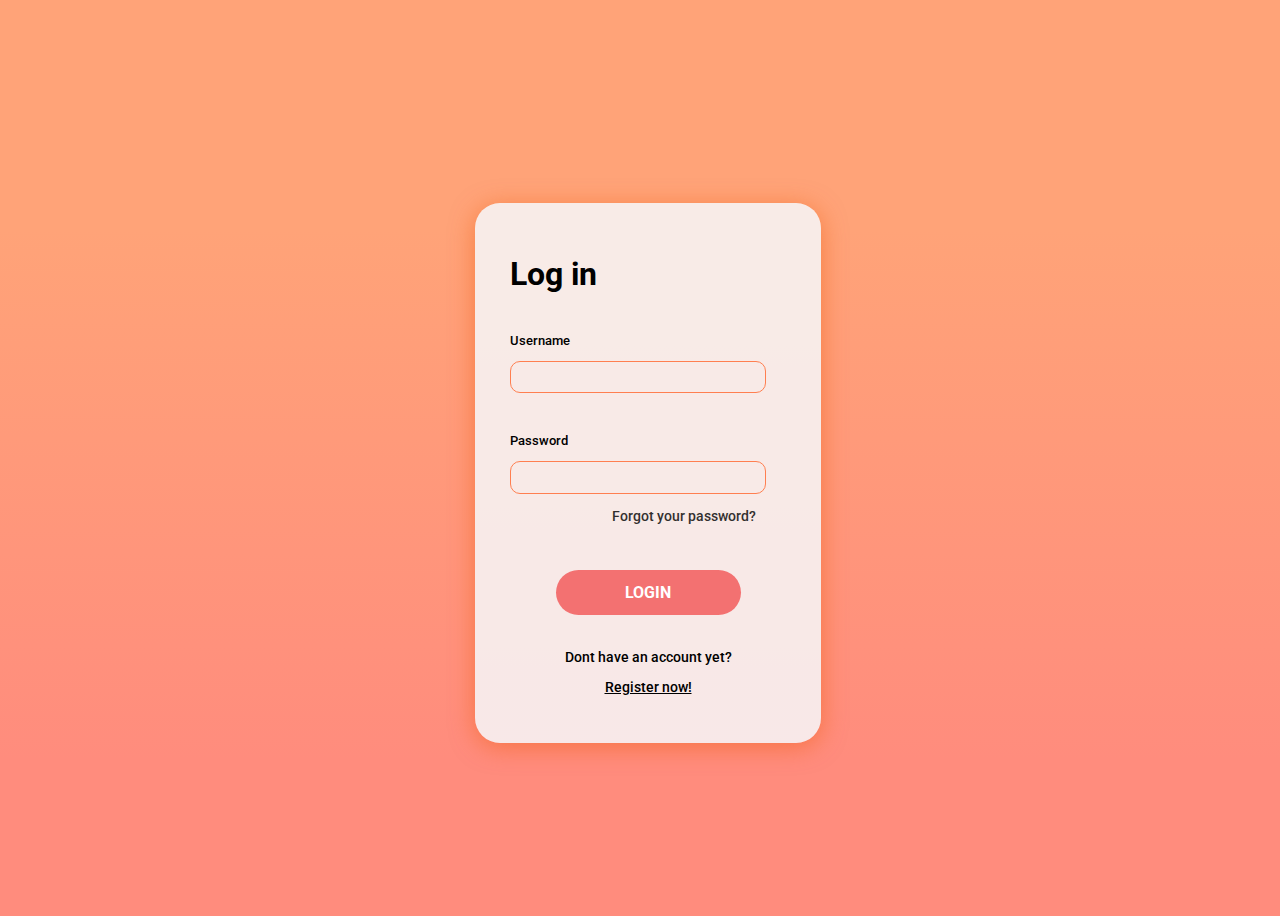
<file: crochetmarket-main/html/login.html>
<!DOCTYPE html>
<html lang="en">
<head>
    <meta charset="UTF-8">
    <meta name="viewport" content="width=device-width, initial-scale=1.0">
    <title>The crochet market</title>
    <link rel="stylesheet" href="./css/log.css" type="text/css">
    <link rel="preconnect" href="https://fonts.googleapis.com">
    <link rel="preconnect" href="https://fonts.gstatic.com" crossorigin>
    <link href="https://fonts.googleapis.com/css2?family=Roboto:ital,wght@0,100;0,300;0,400;0,500;0,700;0,900;1,100;1,300;1,400;1,500;1,700;1,900&display=swap" rel="stylesheet">
</head>
<body>
    <div class="space">
    <div class="square">
        <div class="login-info">
            <h1>Log in</h1>
            <p id="input-text">Username</p>
            <input type="text" class="input-area" id="user">
            <p id="input-text">Password</p>
            <input type="text" class="input-area" id="password">
            <p id="pass-f">Forgot your password?</p>
            <div class="id-bot">
            <button id="btn-login" onclick="login()">LOGIN</button>
            <p id="dont-h">Dont have an account yet?</p><a id="dont-h" href="register.html">Register now!</a>
            </div>
        </div>
    </div>
    </div>
    <script src="./js/login.js"> </script>
</body>
</file>
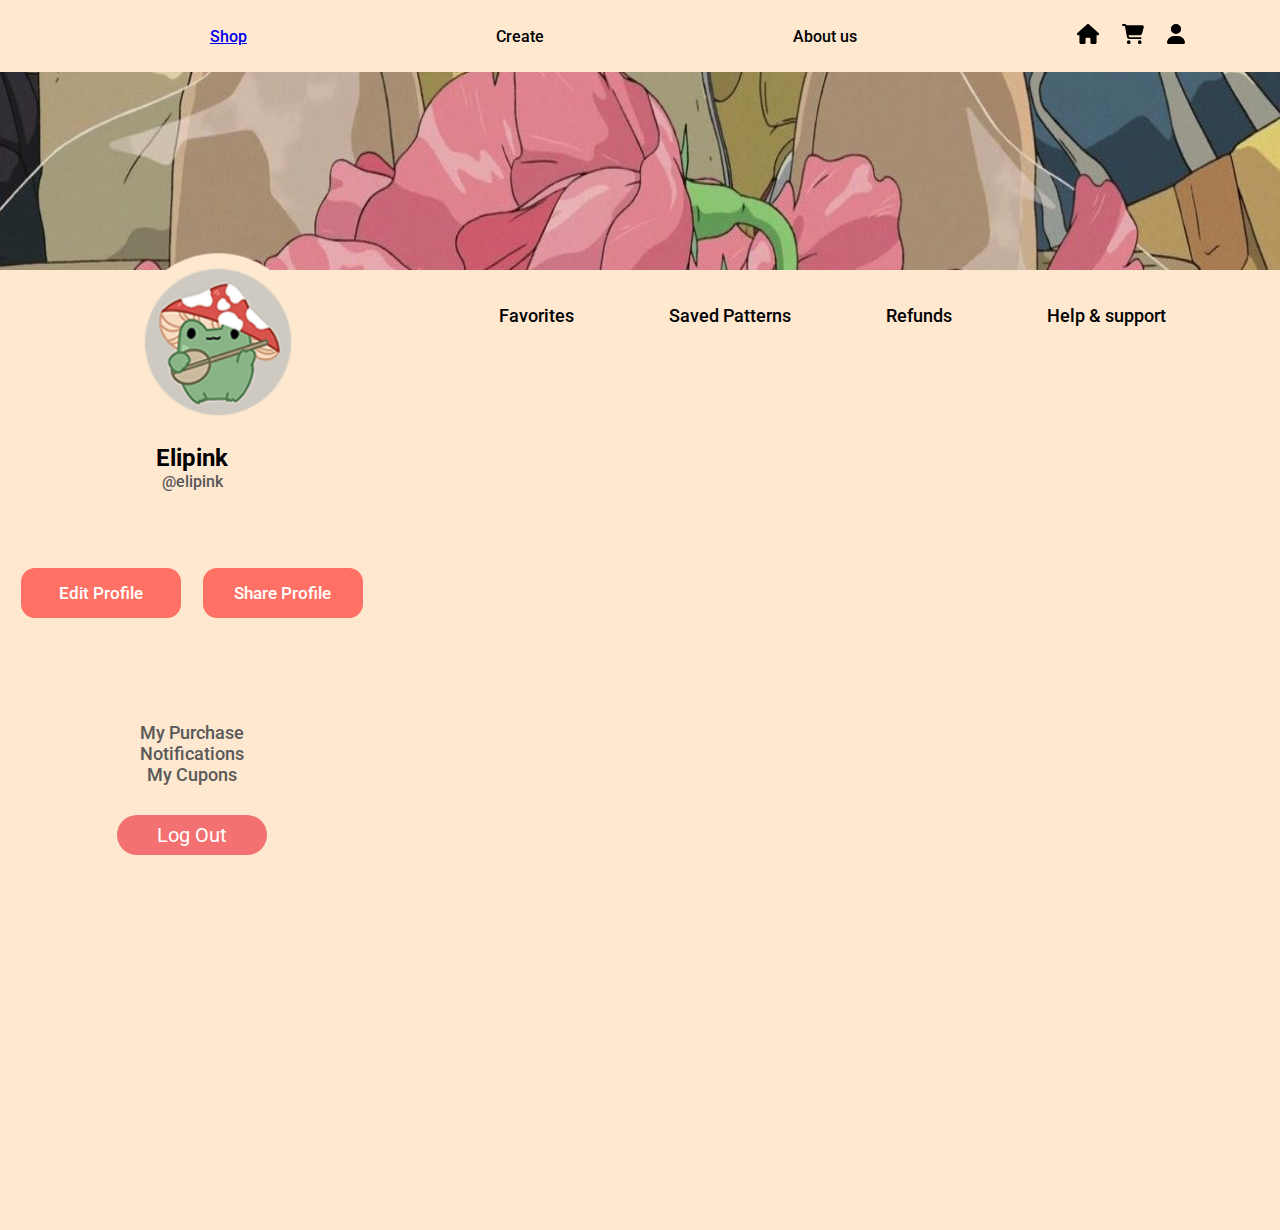
<file: crochetmarket-main/html/Profilepage.html>
<!DOCTYPE html>
<html lang="en">

<head>
    <meta charset="UTF-8">
    <meta name="viewport" content="width=device-width, initial-scale=1.0">
    <title>Document</title>
    <meta charset="UTF-8">
    <meta name="viewport" content="width=device-width, initial-scale=1.0">
    <title>Crochet market</title>
    <link rel="stylesheet" href="./css/styleprofile.css" type="text/css">
    <link rel="preconnect" href="https://fonts.googleapis.com">
    <link rel="preconnect" href="https://fonts.gstatic.com" crossorigin>
    <link
        href="https://fonts.googleapis.com/css2?family=Roboto:ital,wght@0,100;0,300;0,400;0,500;0,700;0,900;1,100;1,300;1,400;1,500;1,700;1,900&display=swap"
        rel="stylesheet">
</head>

<body>
    <nav> 
        <div id="nav1">
        <a href="./products.html">Shop</a>
        <a>Create</a>
        <a>About us</a>
        </div>
        <div class="icons">
        <a href="./index2.html"><img src="./pics/house-solid.svg" id="icon"></a>
        <a href="./cart.html"><img src="./pics/cart-shopping-solid.svg" id="icon"></a>
        <a href="./Profilepage.html"><img src="./pics/user-solid.svg" id="icon"></a>
        </div>
    </nav>

    <div id="bannerperfil">
        <img src="pics/profile banner.jpg" alt="profilebanner" height="100%" width="100%">
    </div>


 <div id="cajagrande">
    <div id="infoperfil">
        <div id="pedidos">
            <div id="contornopfp">
                <img id="pfp" src="pics/Profilepic.jpg.png" alt="Profilepic" height="160px" width="160px">
            </div>

            <div id="user">
                <h2 id="userNick">Elipink</h2>
                <p id="userName">@elipink</p>
            </div>

            <div id="botonesu">
                <div id="buttons">
                    <a href="editprofile.html">
                        <button class="up">Edit Profile</button>
                    </a>
                    <button class="up">Share Profile</button>
                </div>
            </div>
            
            <div id="userinfo">
                
                <p class="cupon">My Purchase</p>
                <p class="cupon">Notifications</p>
                <p class="cupon">My Cupons</p>
                <button id="down">Log Out</button>
                
            </div>
        </div>
    </div>

    <div id="derecha">
        <div id="barraperfil">
            <div>
                <a id="perfil-item">Favorites</a>
                <a id="perfil-item">Saved Patterns</a>
                <a id="perfil-item">Refunds</a>
                <a id="perfil-item">Help & support</a>
            </div>
        </div>
        <div id="favoritos">
            <button id="favbutt">No favorites yet</button>
        
        </div>
    </div>
 </div>
</div>
            
            
                
            
  


<script src="./js/data.js"> </script>
<script src="./js/allproducts.js"></script>
<script src="./js/favorites.js"></script>
<script src="./js/profile.js"></script>
<script src="./js/detail.js"></script>

</body>
</html>
</file>
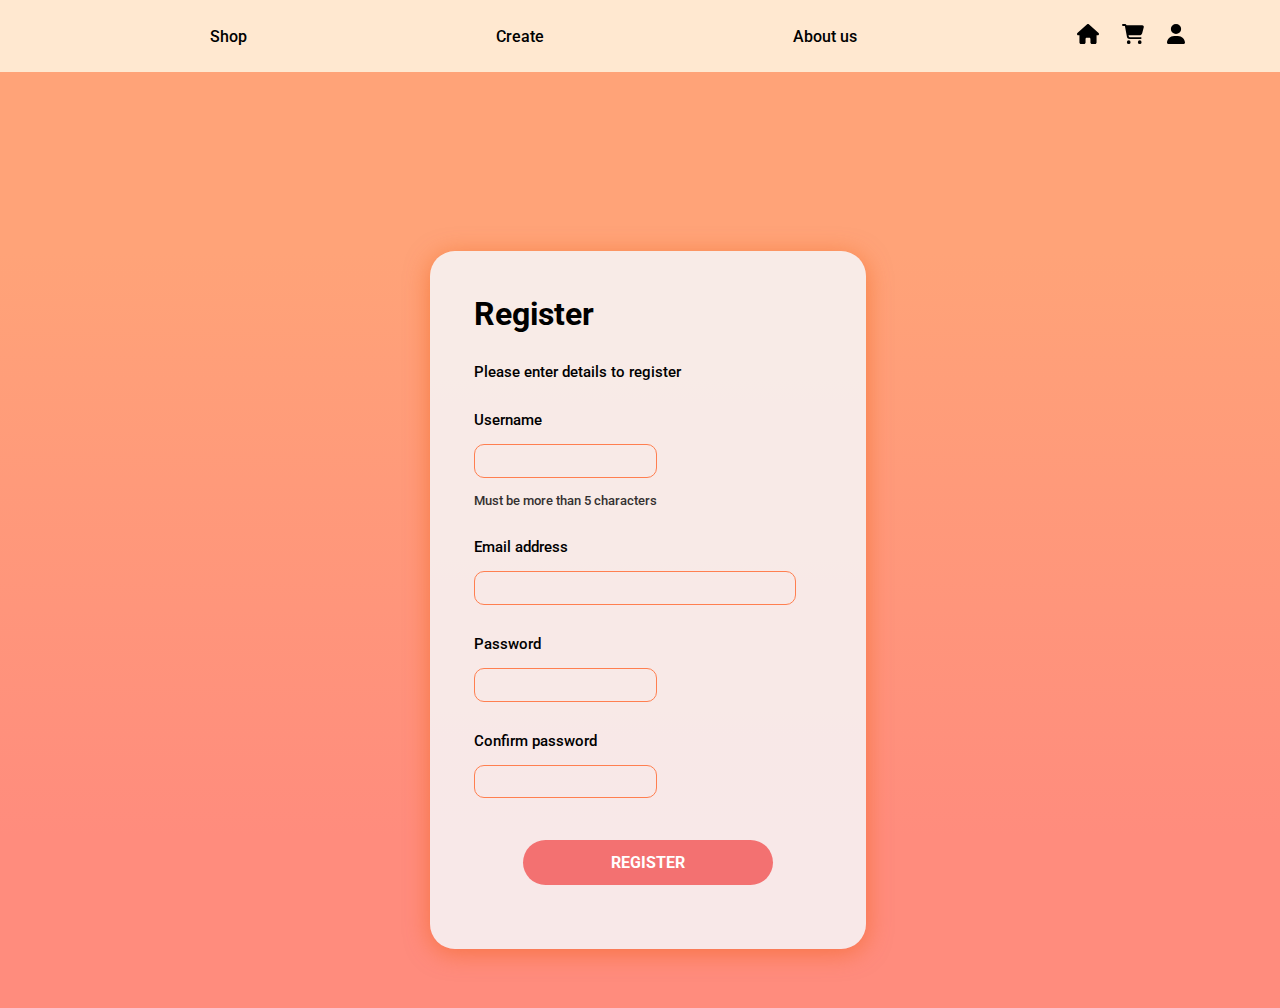
<file: crochetmarket-main/html/register.html>
<!DOCTYPE html>
<html lang="en">
<head>
    <meta charset="UTF-8">
    <meta name="viewport" content="width=device-width, initial-scale=1.0">
    <title>The crochet market</title>
    <link rel="stylesheet" href="./css/reg.css" type="text/css">
    <link rel="preconnect" href="https://fonts.googleapis.com">
    <link rel="preconnect" href="https://fonts.gstatic.com" crossorigin>
    <link href="https://fonts.googleapis.com/css2?family=Roboto:ital,wght@0,100;0,300;0,400;0,500;0,700;0,900;1,100;1,300;1,400;1,500;1,700;1,900&display=swap" rel="stylesheet">
</head>
<body>
    <nav> 
        <div id="nav1">
        <a>Shop</a>
        <a>Create</a>
        <a>About us</a>
        </div>
        <div class="icons">
            <a href=""><img src="./pics/house-solid.svg" id="icon"></a>
            <a href=""><img src="./pics/cart-shopping-solid.svg" id="icon"></a>
            <a href=""><img src="./pics/user-solid.svg" id="icon"></a>
        </div>
    </nav>
    <div class="space">
    <div class="square">
        <div class="reg-info">
            <h1>Register</h1>
            <p id="input-text">Please enter details to register</p>
            <p id="input-text">Username</p>
            <input type="text" class="input-area1" id="user"> <p id="must">Must be more than 5 characters</p>
            <p id="input-text">Email address</p>
            <input type="text" class="input-area" id="email">
            <p id="input-text">Password</p>
            <input type="password" class="input-area1" id="pass">
            <p id="input-text">Confirm password</p>
            <input type="password" class="input-area1" id="pass2">
            <div class="id-bot">
            <button id="btn-login" onclick="signUp()">REGISTER</button></a>
            </div>
        </div>
    </div>
    </div>
    <script src="./js/register.js"></script>
</body>
</file>
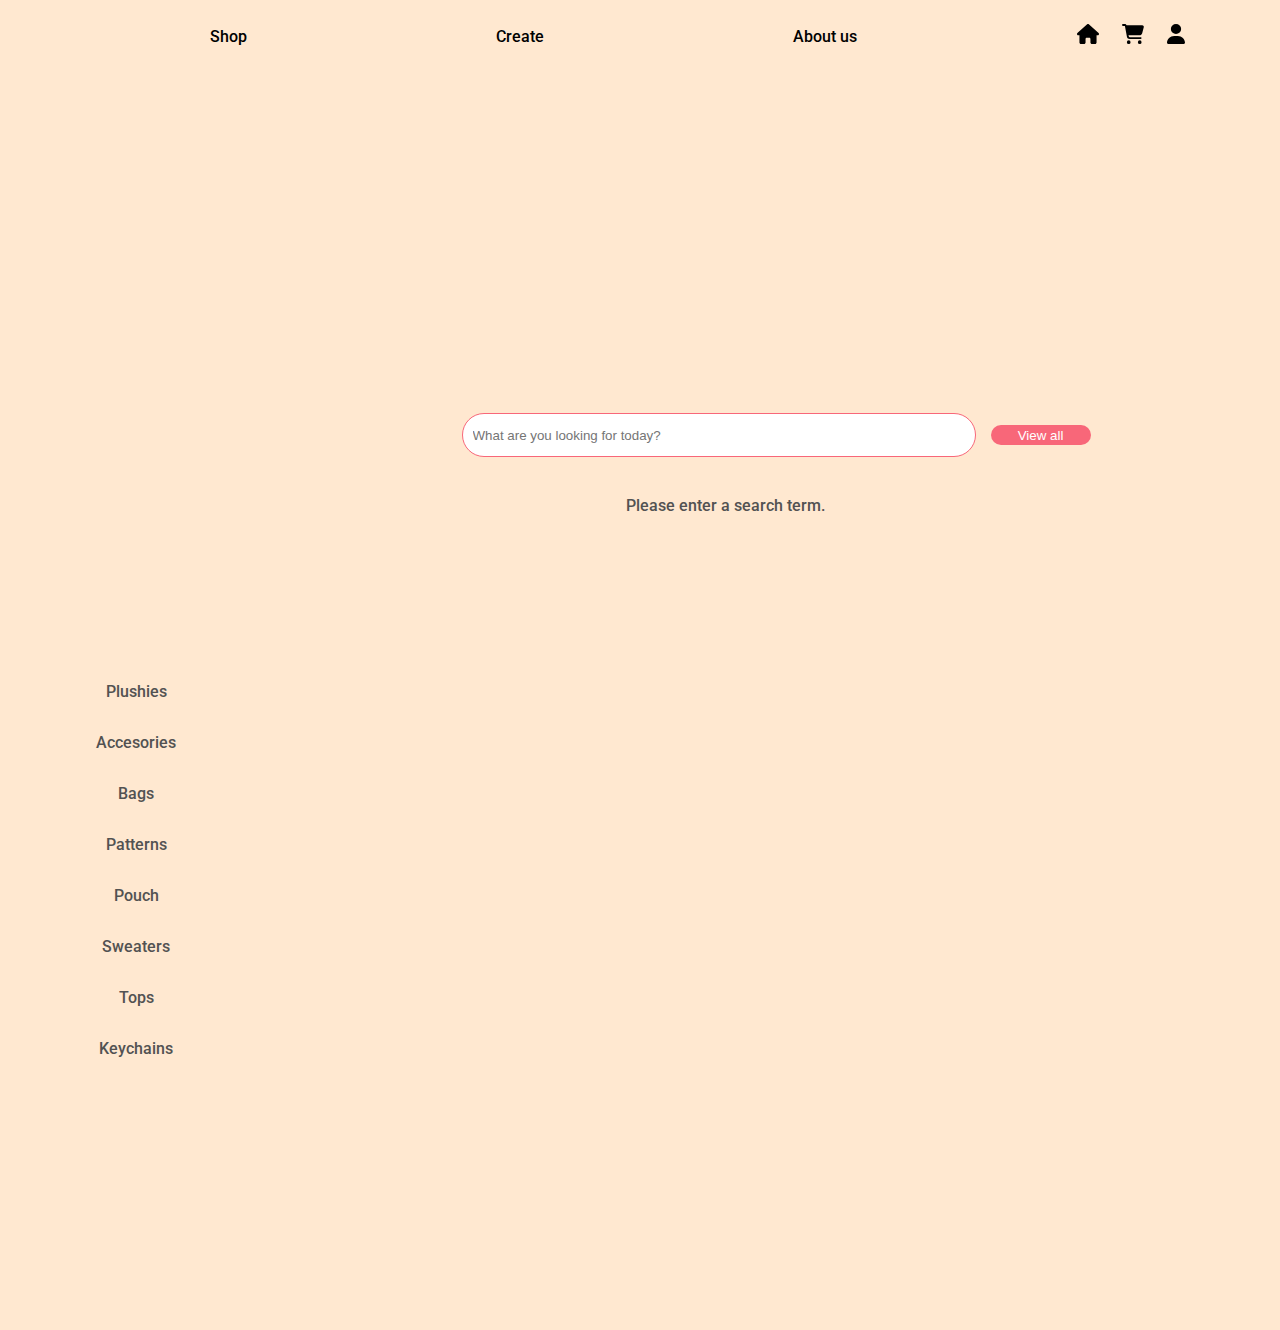
<file: crochetmarket-main/html/results.html>
<!DOCTYPE html>
<html lang="en">
<head>
    <meta charset="UTF-8">
    <meta name="viewport" content="width=device-width, initial-scale=1.0">
    <link rel="stylesheet" href="./css/styleproducts.css" type="text/css">
    <link rel="preconnect" href="https://fonts.googleapis.com">
    <link rel="preconnect" href="https://fonts.gstatic.com" crossorigin>
    <link href="https://fonts.googleapis.com/css2?family=Roboto:ital,wght@0,100;0,300;0,400;0,500;0,700;0,900;1,100;1,300;1,400;1,500;1,700;1,900&display=swap" rel="stylesheet">
    <title>Products</title>
</head>
<body>

    <nav> 
        <div id="nav1">
        <a>Shop</a>
        <a>Create</a>
        <a>About us</a>
        </div>
        <div class="icons">
            <a href="./index2.html"><img src="./pics/house-solid.svg" id="icon"></a>
            <a href="./cart.html"><img src="./pics/cart-shopping-solid.svg" id="icon"></a>
            <a href="./Profilepage.html"><img src="./pics/user-solid.svg" id="icon"></a>
        </div>
    </nav>

    <div id="banner">
    </div>

    <div id="cajamadre">
        <div class="categorias">
            <div id="filtros">
                <p>Plushies</p>
                <p>Accesories</p>
                <p>Bags</p>
                <p>Patterns</p>
                <p>Pouch</p>
                <p>Sweaters</p>
                <p>Tops</p>
                <p>Keychains</p>
            </div>
        </div>
        <div class="products">
            <div id="buscar">
                <form id="searchForm" action="results.html" method="GET" type="submit">
                    <input class="barrabuscar" type="text" name="query" id="search" placeholder="What are you looking for today?">
                </form>
                <button id="viewall" onclick="viewAll()">View all</button>
            </div>
         
            <div id="resultados">
                
                    
                
            </div>
        </div>
    </div>


<script src="./js/data.js"></script>
<script src="./js/search.js"></script>
<script src="./js/detail.js"></script>
<script src="./js/favorites.js"></script>

</body>
</html>
</file>
<file: crochetmarket-main/html/css/log.css>
body {
    font-family: "Roboto", sans-serif;
    font-weight: 500;
    font-style: normal;
    height: 100vh;
    width: 100vw;
    background: rgb(255,163,120);
    background: linear-gradient(180deg, rgba(255,163,120,1) 25%, rgba(255,140,125,1) 83%);
    margin: none;
    display: flex;
    align-items: center;
    justify-content: center;
}

nav {
    height: 8%;
    width: 100vw;
    display: flex;
    align-items: center;
    justify-content: space-evenly;
    background-color: #FFE8D0;
    position: absolute;
    top: 0;
    left: 0;
}
#nav1 {
    width: 70%;
    display: flex;
    justify-content: space-around;
    flex-direction: row;
}
#icon {
    height: 20px;
    width: auto;
    margin: 10px;
}
.icons {
    display: flex;
    justify-content: space-between;
    flex-direction: row;
    width: 10%;
}

.space {
    display: flex;
    align-items: center;
    justify-content: center;
    height: 100%;
    width: 100%;
}
.square {
    border-radius: 25px;
    background: rgba(247, 248, 250, 0.85);
    box-shadow: 0px 4px 24px 0px rgba(239, 89, 8, 0.50);
    min-height: 60%;
    width: 27%;
    margin-top: 30px;
}

.login-info {
    margin: 10%;
    margin-top: 15%;
}

#input-text {
    margin-top: 40px;
    font-size: 13px;
}

.input-area {
    width: 90%;
    height: 25px;
    border-radius: 10px;
    border: 1.5px solid coral;
    background: transparent;
    padding: 1%;
    

}

#pass-f {
    display: flex;
    justify-content: flex-end;
    font-size: 14px;
    margin-right: 30px;
    opacity: 80%;
}

#btn-login {
    width: 185px;
    height: 45px;
    border-radius: 30px;
    border: none;
    font-family: "Roboto", sans-serif;
    font-weight: 700;
    font-style: normal;
    font-size: 16px;
    color: white;
    background-color: #F37171;
    margin-top: 24px;
    margin-bottom: 20px;
}

#btn-login:hover {
    width: 185px;
    height: 45px;
    border-radius: 30px;
    border: none;
    font-family: "Roboto", sans-serif;
    font-weight: 700;
    font-style: normal;
    font-size: 16px;
    color: white;
    background-color: #ff764d;
    margin-top: 24px;
}

.id-bot {
    display: flex;
    justify-content: center;
    flex-direction: column;
    align-items: center;
    margin-top: 8%;
}

#dont-h {
    font-size: 14px;
    color: black
}
</file>
<file: crochetmarket-main/html/css/styleprofile.css>
*{
    margin: 0;
    padding: 0;
}
body {
    font-family: "Roboto", sans-serif;
    font-weight: 500;
    font-style: normal;
    height: 100vh;
    width: 100vw;
    background-color: #FFE8D0;
}

nav {
    height: 8%;
    width: 100vw;
    display: flex;
    align-items: center;
    justify-content: space-evenly;
    background-color: #FFE8D0;
    position: absolute;
    top: 0;
    left: 0;
}
#nav1 {
    width: 70%;
    display: flex;
    justify-content: space-around;
    flex-direction: row;
}
#icon {
    height: 20px;
    width: auto;
    margin: 10px;
}
.icons {
    display: flex;
    justify-content: space-between;
    flex-direction: row;
    width: 10%;
}

#bannerperfil {
    width: 100%;
    height: 30%;
    object-fit: cover;
    }

#cajagrande {
width: 100vw;
height: 100vh;
display: flex; 
}

#infoperfil {
width:30vw ;
height: 100vh;
justify-content: center;
margin-top: 60px;
}

#derecha {
width: 70vw;
height: 100vh;
}

#barraperfil {
height: 10vh;
width: 70vw;
font-size: 19px;
display: flex;
flex-direction: column;
justify-content: center;
align-items: center;
flex-wrap: nowrap;
text-wrap: nowrap;

}

#perfil-item {
    margin: 45px;
    font-size: 18px;
}

#favoritos {
width: 70vw;
flex-direction: column;
display: flex;
align-items: center;
justify-content: center;
}

#contornopfp {
width: 70px;
height: 70px;
border-radius: 120px;
position: absolute;
top: 28%;
left: 10%;
}

#pfp {
width: 180px;
height: 180px;
border-radius: 100%;
display: flex;
align-items: center;
justify-content: center;
margin-bottom: 100px;
position: absolute;
}


#pedidos {
 width: 100%;
 height: 90%;
 display: flex;
 flex-direction: column;
 align-items: center;
 margin-top: 20%;                                                                                                                                                                                               
}

#user {
width: 100%;
height: 15%;
flex-direction: column;
display: flex;
align-items: center;
justify-content: center;
}

#botonesu {
    width: 100%;
    height: 16%;
    display: flex;
    align-items: center;
    justify-content: space-between;
}

#userinfo {
width: 100%;
height: 20%;
display: flex;
flex-direction: column;
align-items: center;
justify-content: center;
margin-top: 50px;
}

p {
color: #595959;
}

.up {
    background-color:  #FF7164;
    border-radius: 14px;
    width: 160px;
    height: 50px;
    border: none;
    font-family: "Roboto", sans-serif;
    font-weight: 500;
    font-style: normal;
    font-size: 17px;
    color: white;
}

#down {
    background-color: #F37171;
    border-radius: 30px;
    width: 150px;
    margin-top: 30px;
    height: 40px;
    border: none;
    font-family: "Roboto", sans-serif;
    font-weight: 400;
    font-style: normal;
    font-size: 20px;
    color: white;
}

.cupon {
    font-size: 18px;
}

#favs {
width: 80%;
height: 46%;
border-radius: 10px;
display: flex;
align-items: center;
justify-content: center ;
justify-content: space-around;
}

.product {
    width: 250px;
    height: 230px;
    background: #FFBAB2;
    border-radius: 16%;
    display: flex;
    align-items: center;
    justify-content: space-around;
    margin: 30px;
}

#buttons {
    width: 100%;
    height: 12%;
    display: flex;
    align-items: center;
    justify-content: space-evenly;
    
}

#favbutt {
    background-color: #F37171;
    border-radius: 30px;
    width: 200px;
    margin-top: 30px;
    height: 40px;
    border: none;
    font-family: "Roboto", sans-serif;
    font-weight: 400;
    font-style: normal;
    font-size: 20px;
    color: white;
}

#favtext {
width: 100%;
height: 28%;
display: flex;
flex-direction: row;
justify-content: center;
justify-content: space-evenly;
align-items: flex-start;
}

.imgproduct {
width: 230px;
height: 210px;
border-radius: 16%;
display: flex;
align-items: center;
justify-content: space-between;
}

.heart {
    cursor: pointer;
    height: 24px;
    width: auto;
    margin-left: 14px;
}

.prod-card {
    display: flex;
    flex-direction: row;
    height: 160px;
    border-radius: 20px;
    background-color:  #faefe3;
    width: 400px;
    margin: 16px;
    
}
.prod-card2 {
    display: flex;
    flex-direction: row;
    height: 160px;
    border-radius: 20px;
    background-color:  #faefe3;
    width: 400px;
    margin: 20px;
    
}
.prod-info {
    display: flex;
    flex-direction: column;
    align-items: flex-start;
    justify-content: center;
}
.imagenes {
    width: auto;
    height: 80%;
    border-radius: 20px;
    overflow: hidden; 
    margin: 20px;
    display: flex;
    align-items: center;
}

.imagen {
    width: 100%;
    height: auto;
    display: block;
}

#row-info {
    display: flex;
    flex-direction: row;
    align-items: center;
}
</file>
<file: crochetmarket-main/html/css/reg.css>
body {
    font-family: "Roboto", sans-serif;
    font-weight: 500;
    font-style: normal;
    height: 100vh;
    width: 100vw;
    background: rgb(255,163,120);
    background: linear-gradient(180deg, rgba(255,163,120,1) 25%, rgba(255,140,125,1) 83%);
    margin: none;
}

nav {
    height: 8%;
    width: 100vw;
    display: flex;
    align-items: center;
    justify-content: space-evenly;
    background-color: #FFE8D0;
    position: absolute;
    top: 0;
    left: 0;
}
#nav1 {
    width: 70%;
    display: flex;
    justify-content: space-around;
    flex-direction: row;
}
#icon {
    height: 20px;
    width: auto;
    margin: 10px;
}
.icons {
    display: flex;
    justify-content: space-between;
    flex-direction: row;
    width: 10%;
}

.space {
    display: flex;
    align-items: center;
    justify-content: center;
    height: 100%;
    width: 100%;
    margin-top: 100px;
}
.square {
    border-radius: 25px;
    background: rgba(247, 248, 250, 0.85);
    box-shadow: 0px 4px 24px 0px rgba(239, 89, 8, 0.50);
    min-height: 50%;
    width: 34%;
    margin-top: 100px;
}

.reg-info {
    margin: 10%;
    margin-top: 10%;
}

#input-text {
    margin-top: 30px;
    font-size: 15px;
}

.input-area {
    width: 90%;
    height: 25px;
    border-radius: 10px;
    border: 1.5px solid coral;
    background-color: rgba(247, 248, 250, 0.85);
    padding: 1%;
    background: transparent;

}
.input-area1 {
    width: 50%;
    height: 25px;
    border-radius: 10px;
    border: 1.5px solid coral;
    background-color: rgba(247, 248, 250, 0.85);
    padding: 1%;
    background: transparent;

}


#btn-login {
    width: 250px;
    height: 45px;
    border-radius: 30px;
    border: none;
    font-family: "Roboto", sans-serif;
    font-weight: 700;
    font-style: normal;
    font-size: 16px;
    color: white;
    background-color: #F37171;
    margin-top: 14px;
    margin-bottom: 20px;
}

#btn-login:hover {
    width: 250px;
    height: 45px;
    border-radius: 30px;
    border: none;
    font-family: "Roboto", sans-serif;
    font-weight: 700;
    font-style: normal;
    font-size: 16px;
    color: white;
    margin-top: 14px;
    margin-bottom: 20px;
    background-color: #ff764d;
}

.id-bot {
    display: flex;
    justify-content: center;
    flex-direction: column;
    align-items: center;
    margin-top: 8%;
}

#must {
    font-size: 13px;
    margin-top: 15px;
    opacity: 80%;
}
</file>
<file: crochetmarket-main/html/css/styleproducts.css>
body {
    font-family: "Roboto", sans-serif;
    font-weight: 500;
    font-style: normal;
    margin: 0; 
    background-color: #FFE8D0;
}

nav {
    height: 8%;
    width: 100vw;
    display: flex;
    align-items: center;
    justify-content: space-evenly;
    background-color: #FFE8D0;
    position: absolute;
    top: 0;
    left: 0;
}
#nav1 {
    width: 70%;
    display: flex;
    justify-content: space-around;
    flex-direction: row;
}
#icon {
    height: 20px;
    width: auto;
    margin: 10px;
}
.icons {
    display: flex;
    justify-content: space-between;
    flex-direction: row;
    width: 10%;
}

p {
color: rgb(82, 82, 82);
}

#banner {
    width: 100vw;
    height: 40vh;
    background-image: url(https://github.com/pucapin/TheCozyStitch/raw/main/crochetmarket-main/pics/productbanner.png);
    background-size: cover;
    background-position: center;
    margin-bottom: 50px;
}

.categorias {
    width: 20vw;
    height: 100vh;
    display: flex;
    flex-direction: column;
    padding: 10px; 
    justify-content: left;
    text-align: left;
}

.products {
    width: 80vw; 
    height: 100vh;
    display: flex;
    flex-direction: column;
}

#productos2 {
    flex: 1; 
    display: flex;
    flex-wrap: wrap;
    gap: 20px; 
    justify-content: space-around; 
    padding: 20px; 
    box-sizing: border-box; 
}
#resultados {
    display: flex;
    flex-direction: row;
    align-items: center;
    justify-content: center;
    flex-wrap: wrap;
    width: 90%;

}

#filtros {
    height: 100%;
    width: 100%; 
    display: flex;
    justify-content: center;
    flex-direction: column;
    align-items: center;
}

#buscar {
    display: flex;
    justify-content: center;
    align-items: center;
    flex-direction: row;
    height: 50px;
    color: #f86779;
    margin-bottom: 20px; /
}

.barrabuscar{
    display: flex;
    justify-content: center;
    align-items: center;
    border-radius: 30px;
    width: 500px;
    height: 40px;
    border: 1px solid #f86779;
    padding-left: 10px;
}


.productoindividual {
    width: 300px;
    height: 175px;  
    display: flex;
    justify-content: space-around;
    align-items: center;
    margin: 10px;
    box-sizing: border-box;  
}

.prod-card {
    display: flex;
    flex-direction: row;
    height: 160px;
    border-radius: 20px;
    background-color:  #faefe3;
    width: 400px;
    
}
.prod-card2 {
    display: flex;
    flex-direction: row;
    height: 160px;
    border-radius: 20px;
    background-color:  #faefe3;
    width: 400px;
    margin: 20px;
    
}
.prod-info {
    display: flex;
    flex-direction: column;
    align-items: flex-start;
    justify-content: center;
}
.imagenes {
    width: auto;
    height: 80%;
    border-radius: 20px;
    overflow: hidden; 
    margin: 20px;
    display: flex;
    align-items: center;
}

.imagen {
    width: 100%;
    height: auto;
    display: block;
}

.producto-textos2 {
    display: flex;
    flex-direction: column;
    justify-content: center;
    width: 140px;
    height: 140px;
    font-size: 12px;
    padding: 10px; 
}

#cajamadre {
    display: flex;
    width: 100vw;
    height: 100vh; 
}

#noproducts {
    display: flex;
    justify-content: center;
    font-size: 18px;
}

#viewall {
    background-color: #f86779;
    width: 100px;
    margin-left: 15px;
    border-radius: 30px;
    color:white;
    border: none;
    height: 20px;
}

#row-info {
    display: flex;
    flex-direction: row;
    align-items: center;
}

.heart {
    cursor: pointer;
    height: 24px;
    width: auto;
    margin-left: 14px;
}
</file>
